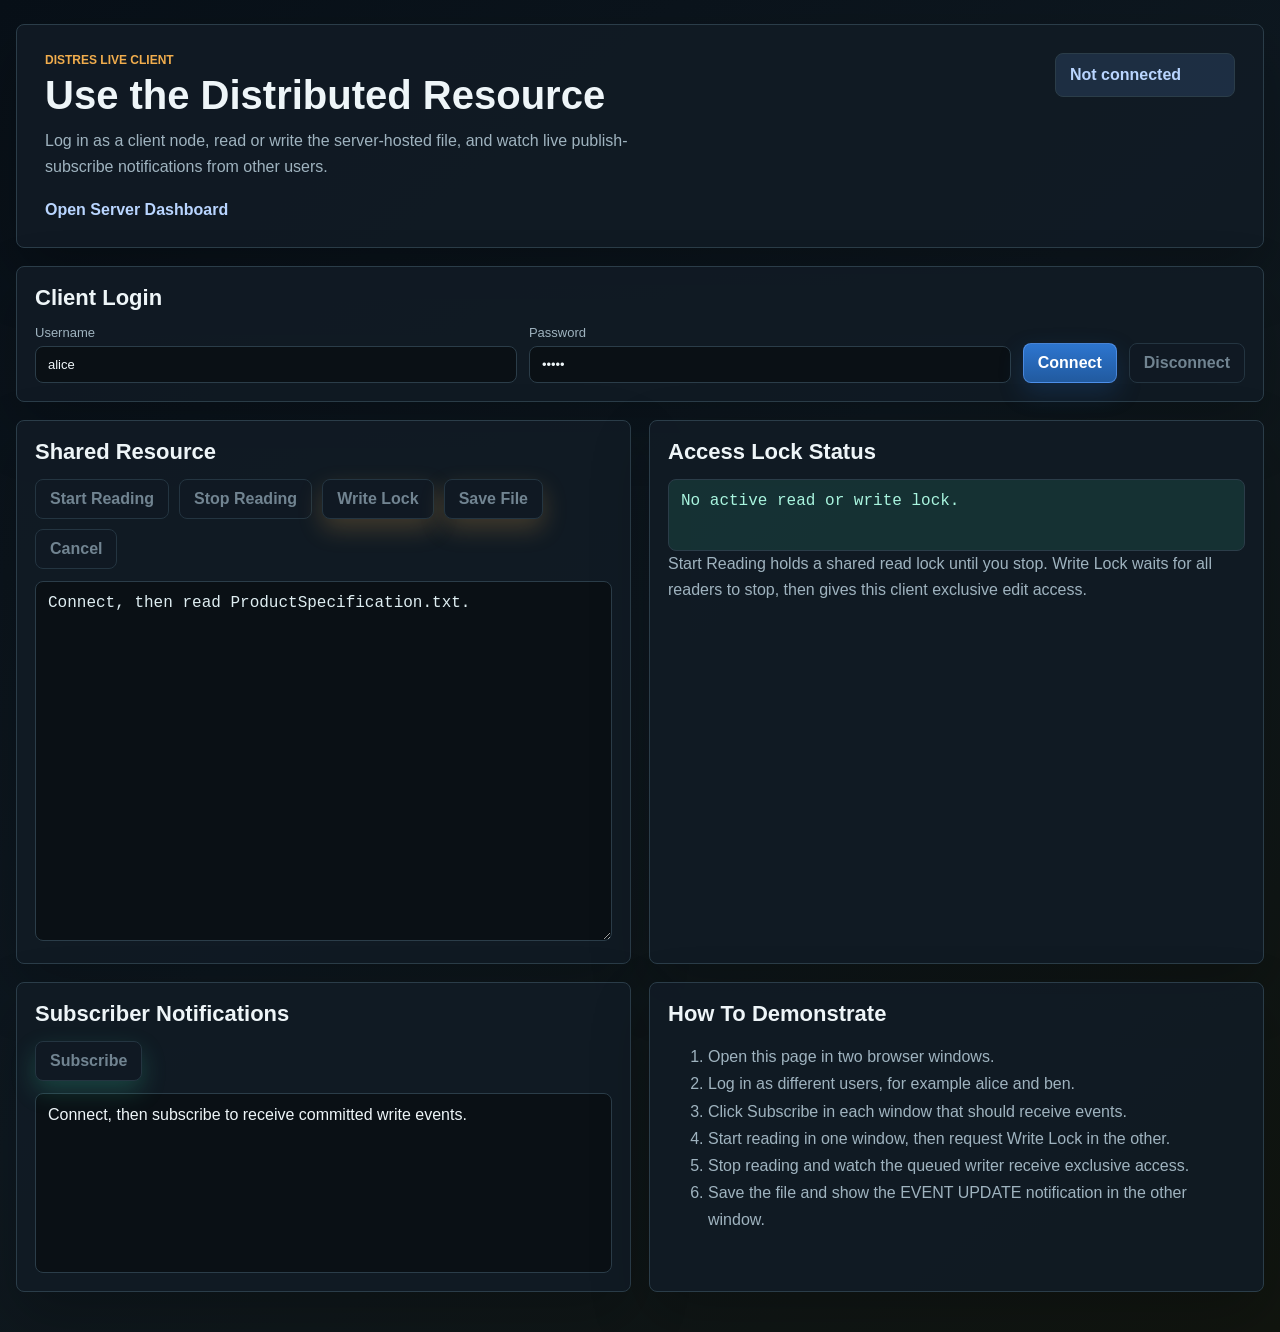
<file: live_frontend/index.html>
<!doctype html>
<html lang="en">
<head>
  <meta charset="utf-8">
  <meta name="viewport" content="width=device-width, initial-scale=1">
  <title>DistRes Live Client</title>
  <link rel="stylesheet" href="styles.css">
</head>
<body>
  <main class="shell">
    <header>
      <div>
        <p class="eyebrow">DistRes Live Client</p>
        <h1>Use the Distributed Resource</h1>
        <p>Log in as a client node, read or write the server-hosted file, and watch live publish-subscribe notifications from other users.</p>
        <a class="header-link" href="server.html" target="_blank" rel="noreferrer">Open Server Dashboard</a>
      </div>
      <div class="status" id="connection-status">Not connected</div>
    </header>

    <section class="panel login-panel">
      <h2>Client Login</h2>
      <div class="form-row">
        <label>Username <input id="username" value="alice"></label>
        <label>Password <input id="password" value="pass1" type="password"></label>
        <button id="login" type="button">Connect</button>
        <button id="logout" type="button" disabled>Disconnect</button>
      </div>
    </section>

    <section class="grid">
      <article class="panel">
        <h2>Shared Resource</h2>
        <div class="actions">
          <button id="begin-read" type="button" disabled>Start Reading</button>
          <button id="end-read" class="secondary" type="button" disabled>Stop Reading</button>
          <button id="begin-write" type="button" disabled>Write Lock</button>
          <button id="save-write" type="button" disabled>Save File</button>
          <button id="cancel-write" class="secondary" type="button" disabled>Cancel</button>
        </div>
        <textarea id="file-editor" class="resource-editor" spellcheck="false" disabled>Connect, then read ProductSpecification.txt.</textarea>
      </article>

      <article class="panel">
        <h2>Access Lock Status</h2>
        <div id="lock-status" class="lock-status">No write lock held.</div>
        <p class="muted">
          Start Reading holds a shared read lock until you stop. Write Lock
          waits for all readers to stop, then gives this client exclusive edit access.
        </p>
      </article>

      <article class="panel notifications">
        <h2>Subscriber Notifications</h2>
        <div class="actions">
          <button id="subscribe" type="button" disabled>Subscribe</button>
        </div>
        <div id="events" class="events">Connect, then subscribe to receive committed write events.</div>
      </article>

      <article class="panel">
        <h2>How To Demonstrate</h2>
        <ol>
          <li>Open this page in two browser windows.</li>
          <li>Log in as different users, for example alice and ben.</li>
          <li>Click Subscribe in each window that should receive events.</li>
          <li>Start reading in one window, then request Write Lock in the other.</li>
          <li>Stop reading and watch the queued writer receive exclusive access.</li>
          <li>Save the file and show the EVENT UPDATE notification in the other window.</li>
        </ol>
      </article>
    </section>
  </main>

  <script src="app.js"></script>
</body>
</html>
</file>
<file: live_frontend/styles.css>
:root {
  --bg: #0b1117;
  --panel: #111b24;
  --panel2: #16232d;
  --line: #2b3d49;
  --text: #eef5f8;
  --muted: #9fb3bf;
  --green: #3dd6a4;
  --blue: #68a7ff;
  --amber: #f1ad4d;
  --red: #f06f82;
}

* { box-sizing: border-box; }

body {
  margin: 0;
  min-height: 100vh;
  font-family: "Segoe UI", Arial, sans-serif;
  background: linear-gradient(140deg, #081018, #0e1820 48%, #11150f);
  color: var(--text);
}

.shell {
  width: min(1320px, calc(100% - 32px));
  margin: 0 auto;
  padding: 24px 0 40px;
}

header {
  display: flex;
  justify-content: space-between;
  gap: 18px;
  align-items: flex-start;
  margin-bottom: 18px;
  padding: 28px;
  border: 1px solid var(--line);
  border-radius: 8px;
  background: rgba(17, 27, 36, 0.92);
  box-shadow: 0 24px 60px rgba(0, 0, 0, 0.28);
}

h1, h2, p { margin-top: 0; }

h1, h2 { letter-spacing: 0; }

h1 {
  margin-bottom: 10px;
  font-size: 40px;
}

h2 {
  margin-bottom: 14px;
  font-size: 22px;
}

header p:not(.eyebrow) {
  max-width: 72ch;
  color: var(--muted);
  line-height: 1.6;
}

.eyebrow {
  margin-bottom: 6px;
  color: var(--amber);
  font-size: 12px;
  font-weight: 700;
  text-transform: uppercase;
}

.status {
  min-width: 180px;
  padding: 12px 14px;
  border-radius: 8px;
  border: 1px solid var(--line);
  background: rgba(104, 167, 255, 0.14);
  color: #b9d5ff;
  font-weight: 700;
}

.header-link {
  display: inline-block;
  margin-top: 6px;
  color: #b9d5ff;
  font-weight: 700;
  text-decoration: none;
}

.header-link:hover {
  color: var(--amber);
}

.panel {
  border: 1px solid var(--line);
  background: rgba(17, 27, 36, 0.92);
  border-radius: 8px;
  padding: 18px;
  box-shadow: 0 24px 60px rgba(0, 0, 0, 0.22);
}

.login-panel { margin-bottom: 18px; }

.form-row {
  display: grid;
  grid-template-columns: repeat(2, minmax(180px, 1fr)) auto auto;
  gap: 12px;
  align-items: end;
}

label {
  display: grid;
  gap: 6px;
  color: var(--muted);
  font-size: 13px;
}

input, textarea, button {
  font: inherit;
  border-radius: 8px;
  border: 1px solid var(--line);
}

input, textarea {
  width: 100%;
  padding: 10px 12px;
  background: #0a1015;
  color: var(--text);
}

textarea {
  resize: vertical;
}

button {
  padding: 10px 14px;
  border-color: rgba(104, 167, 255, 0.55);
  background: linear-gradient(180deg, #2d75cf, #215a9f);
  color: #ffffff;
  cursor: pointer;
  font-weight: 700;
  box-shadow: 0 10px 24px rgba(33, 90, 159, 0.28);
}

button:hover:not(:disabled) {
  border-color: var(--amber);
  filter: brightness(1.08);
}

button:disabled {
  border-color: #243541;
  color: #718491;
  background: #101923;
  cursor: not-allowed;
  box-shadow: none;
  filter: none;
}

button.secondary {
  border-color: #536877;
  background: #25323d;
  color: #d7e4ea;
  box-shadow: none;
}

#begin-write,
#save-write {
  border-color: rgba(241, 173, 77, 0.7);
  background: linear-gradient(180deg, #f1ad4d, #b96f1c);
  color: #101923;
  box-shadow: 0 10px 24px rgba(241, 173, 77, 0.22);
}

#subscribe {
  border-color: rgba(61, 214, 164, 0.7);
  background: linear-gradient(180deg, #3dd6a4, #16845d);
  color: #07111d;
  box-shadow: 0 10px 24px rgba(61, 214, 164, 0.22);
}

#end-read,
#cancel-write,
#logout {
  border-color: rgba(240, 111, 130, 0.45);
  background: #352733;
  color: #ffd3da;
}

#end-read:disabled,
#cancel-write:disabled,
#logout:disabled,
#subscribe:disabled,
#begin-write:disabled,
#save-write:disabled {
  border-color: #243541;
  background: #101923;
  color: #718491;
}

.grid {
  display: grid;
  grid-template-columns: repeat(2, minmax(0, 1fr));
  gap: 18px;
}

.dashboard-shell {
  width: min(1500px, calc(100% - 32px));
}

.metric-grid {
  display: grid;
  grid-template-columns: repeat(6, minmax(0, 1fr));
  gap: 14px;
  margin-bottom: 18px;
}

.metric-card {
  min-height: 112px;
  padding: 16px;
  border: 1px solid var(--line);
  border-radius: 8px;
  background: rgba(17, 27, 36, 0.92);
  box-shadow: 0 18px 40px rgba(0, 0, 0, 0.20);
}

.metric-card span {
  display: block;
  min-height: 36px;
  color: var(--muted);
  font-size: 13px;
  line-height: 1.35;
}

.metric-card strong {
  display: block;
  margin-top: 10px;
  color: var(--text);
  font-size: 30px;
  line-height: 1;
}

.dashboard-grid {
  display: grid;
  grid-template-columns: minmax(0, 1.45fr) minmax(320px, 0.8fr);
  gap: 18px;
}

.section-heading {
  display: flex;
  justify-content: space-between;
  gap: 12px;
  align-items: baseline;
}

.section-heading span {
  color: var(--muted);
  font-size: 13px;
}

.table-wrap {
  overflow-x: auto;
}

table {
  width: 100%;
  border-collapse: collapse;
  min-width: 720px;
}

th,
td {
  padding: 12px 10px;
  border-bottom: 1px solid var(--line);
  text-align: left;
  color: var(--muted);
  vertical-align: top;
}

th {
  color: #cde4ee;
  font-size: 12px;
  text-transform: uppercase;
}

td strong {
  color: var(--text);
}

.state-pill {
  display: inline-block;
  min-width: 104px;
  padding: 5px 8px;
  border-radius: 999px;
  border: 1px solid var(--line);
  color: var(--text);
  text-align: center;
  font-size: 12px;
  font-weight: 700;
}

.state-connected {
  background: rgba(104, 167, 255, 0.12);
  color: #b9d5ff;
}

.state-reading {
  background: rgba(61, 214, 164, 0.12);
  color: #a9f5df;
}

.state-writing {
  background: rgba(241, 173, 77, 0.16);
  color: #ffd18b;
}

.state-waiting {
  background: rgba(240, 111, 130, 0.14);
  color: #ffd3da;
}

.queue-stack {
  display: grid;
  gap: 12px;
}

.queue-row {
  display: grid;
  grid-template-columns: 150px 1fr;
  gap: 12px;
  padding: 12px;
  border: 1px solid var(--line);
  border-radius: 8px;
  background: #0a1015;
}

.queue-row span {
  color: var(--muted);
}

.queue-row strong {
  color: var(--text);
}

.event-panel {
  min-height: 430px;
}

.server-events {
  display: grid;
  gap: 10px;
  max-height: 450px;
  overflow: auto;
}

.server-event {
  display: grid;
  grid-template-columns: 72px 124px 1fr;
  gap: 10px;
  align-items: start;
  padding: 10px 12px;
  border: 1px solid var(--line);
  border-left: 4px solid var(--blue);
  border-radius: 6px;
  background: rgba(104, 167, 255, 0.09);
}

.server-event span {
  color: var(--muted);
  font-family: Consolas, "Courier New", monospace;
}

.server-event strong {
  color: var(--amber);
  font-size: 12px;
}

.server-event p {
  margin: 0;
  color: var(--text);
  line-height: 1.45;
}

.actions {
  display: flex;
  flex-wrap: wrap;
  gap: 10px;
  margin-bottom: 12px;
}

pre, .events {
  min-height: 180px;
  max-height: 340px;
  overflow: auto;
  white-space: pre-wrap;
  padding: 12px;
  border-radius: 8px;
  background: #0a1015;
  border: 1px solid var(--line);
}

.resource-editor {
  min-height: 360px;
  max-height: 520px;
  overflow: auto;
  font-family: Consolas, "Courier New", monospace;
  line-height: 1.45;
  color: #dfeef2;
  background: #0a1015;
}

.resource-editor:disabled {
  color: #dfeef2;
  opacity: 1;
}

.lock-status {
  min-height: 72px;
  padding: 12px;
  border-radius: 8px;
  background: rgba(61, 214, 164, 0.12);
  border: 1px solid var(--line);
  color: #a9f5df;
  font-family: Consolas, "Courier New", monospace;
}

.muted {
  color: var(--muted);
  line-height: 1.6;
}

.event {
  padding: 10px 12px;
  border: 1px solid var(--line);
  border-left: 4px solid var(--amber);
  background: rgba(241, 173, 77, 0.10);
  margin-bottom: 10px;
  border-radius: 6px;
}

.event strong,
.event span {
  display: block;
}

.event strong {
  margin-bottom: 8px;
  color: var(--text);
}

.event span {
  color: var(--muted);
  line-height: 1.45;
}

ol {
  color: var(--muted);
  line-height: 1.7;
}

@media (max-width: 800px) {
  header,
  .form-row,
  .grid,
  .dashboard-grid,
  .metric-grid {
    grid-template-columns: 1fr;
    display: grid;
  }

  .server-event {
    grid-template-columns: 1fr;
  }
}
</file>
